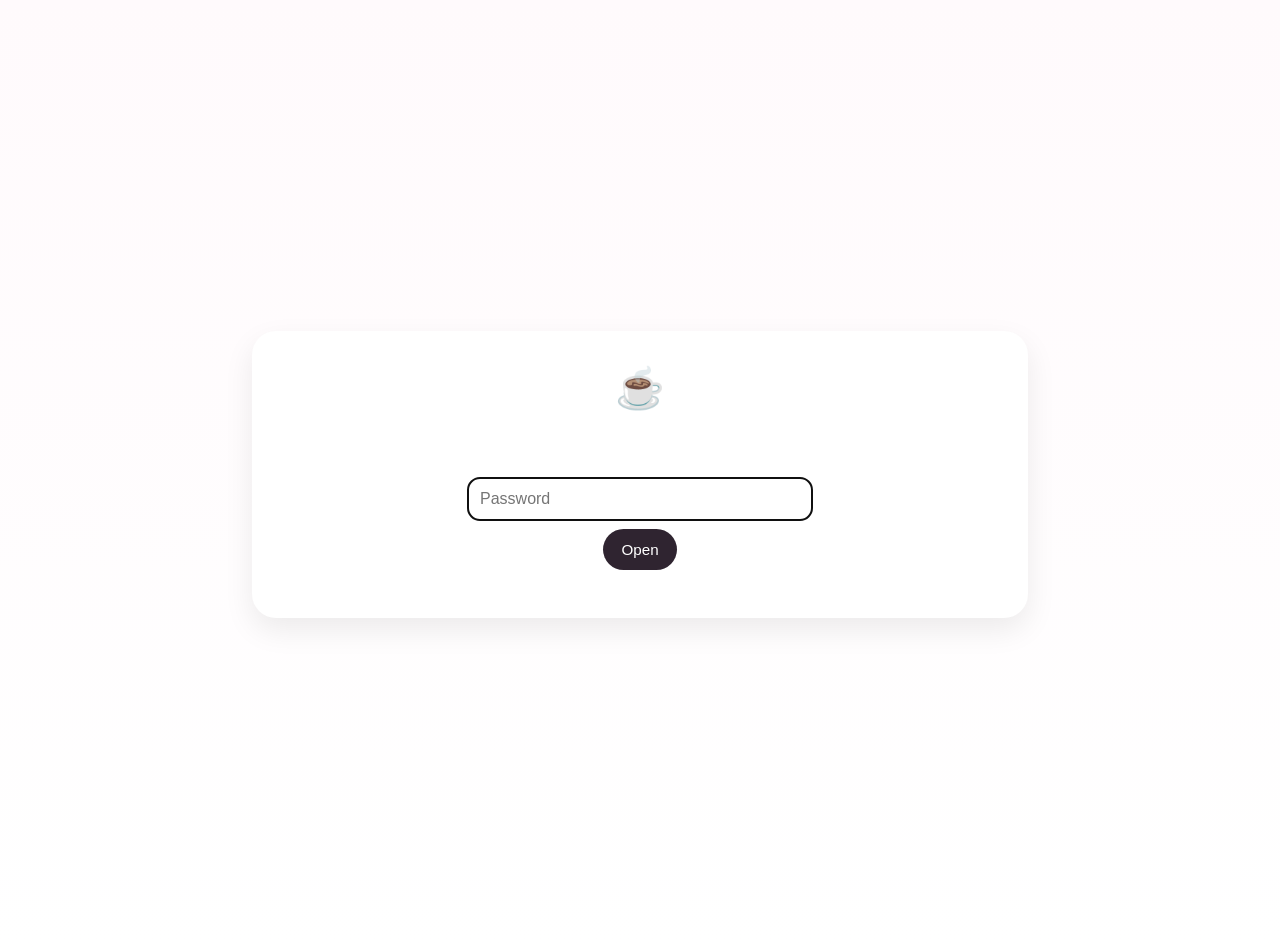
<file: index.html>
<!DOCTYPE html>
<html lang="en">

<head>
    <meta charset="UTF-8">
    <meta name="viewport" content="width=device-width, initial-scale=1.0">
    <title>☕</title>
    <link rel="stylesheet" href="styles.css">
</head>

<body>
    <div class="card" id="mainCard">
        <div id="loginPage">
            <div style="font-size:40px;line-height:1;">☕</div>
            <div id="hint" class="hint"></div>
            <input type="password" id="passwordInput" placeholder="Password">
            <br>
            <button class="actionBtn" style="display:inline-block;" type="button"
                onclick="checkPassword()">Open</button>
            <div class="error" id="error"></div>
        </div>

        <div id="messagePage">
            <div id="podcastBadge" class="podcastBadge">Take a Break!</div>
            <p id="message"></p>

            <a id="actionLink" href="#" target="_blank" rel="noopener noreferrer"
                style="text-decoration:none; display:none;">
                <button id="linkActionBtn" class="actionBtn" type="button">Yes</button>
            </a>
            <button id="actionBtn" class="actionBtn" type="button">Yes</button>

            <div id="rerollHint" class="reroll-hint">Reroll ➔</div>
            <button id="rerollBtn" class="rerollBtn" type="button" onclick="onReroll()">🎲</button>
            <button id="historyBtn" class="lockBtn" type="button" onclick="window.location.href='history.html';"
                style="display:none; right: 56px;">📜</button>
            <button id="starBtn" class="lockBtn" type="button" onclick="window.location.href='em.html';"
                style="left: 5px;">🌌</button>
            <button class="lockBtn" type="button" onclick="lockPage()">🔒</button>
        </div>
    </div>

    <div id="validationOverlay">
        <button id="validationClose" type="button" onclick="closeValidation()">✕</button>
        <div id="validationText"></div>
    </div>

    <div id="charismaOverlay">
        <button id="charismaClose" type="button" onclick="closeCharisma()">✕</button>
        <div id="charismaText"></div>
        <div id="charismaMeter">
            <div id="charismaFill"></div>
        </div>
        <div id="charismaSub"></div>
    </div>

    <div id="chaosOverlay">
        <button id="chaosClose" type="button" onclick="closeChaos()">✕</button>
        <div>
            <div id="chaosText"></div>
            <div id="chaosSub"></div>
        </div>
    </div>

    <div id="duckOverlay"></div>

    <script src="script.js"></script>
</body>

</html>
</file>
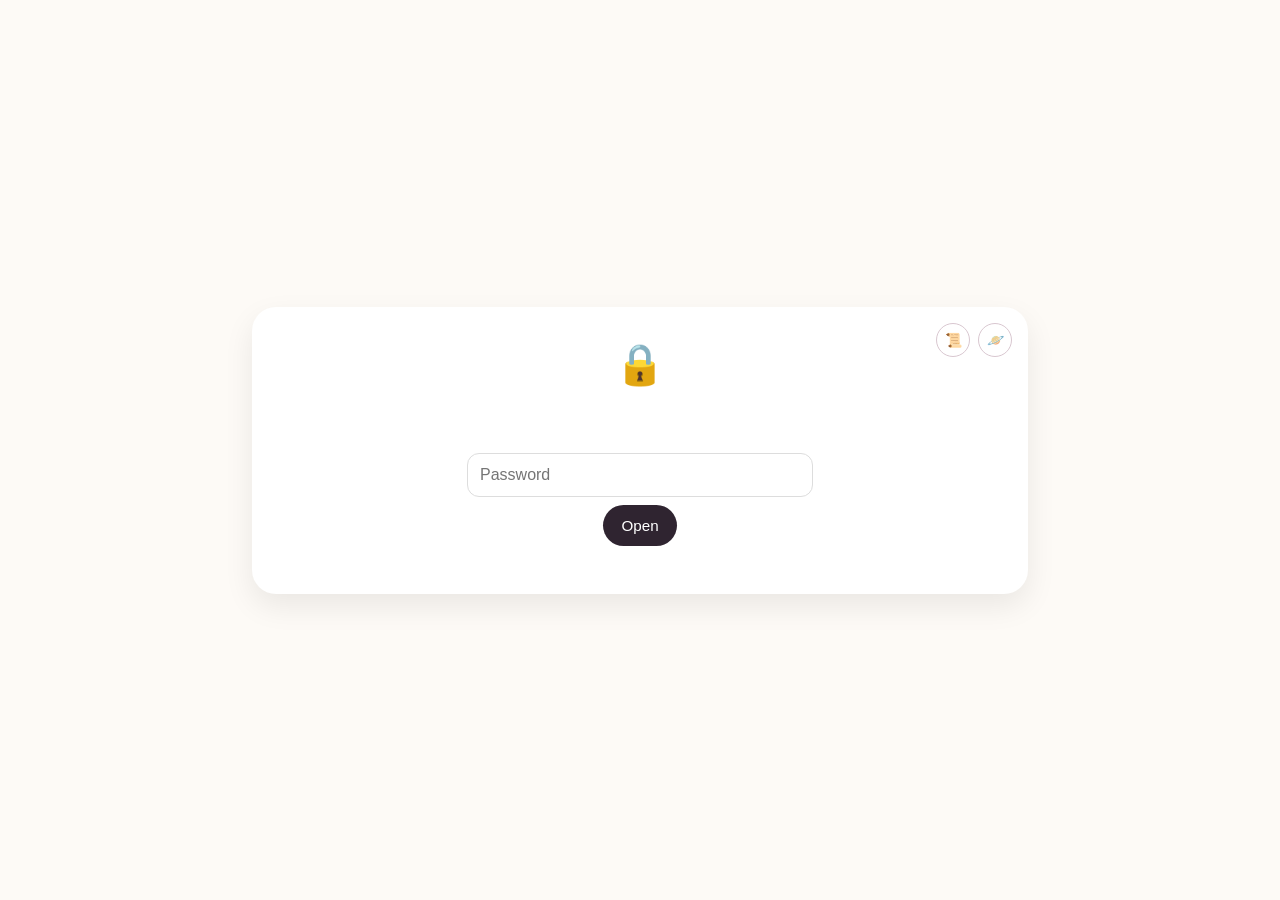
<file: em.html>
<!DOCTYPE html>
<html lang="en">

<head>
    <meta charset="UTF-8">
    <meta name="viewport" content="width=device-width, initial-scale=1.0">
    <title>Endgame</title>
    <link rel="stylesheet" href="styles.css">
    <link rel="stylesheet" href="em-styles.css">
</head>

<body>
    <div class="card" id="mainCard">
        <div id="loginPage" style="display: block;">
            <div style="font-size:40px;line-height:1;">🔒</div>
            <div id="hint" class="hint"></div>
            <input type="password" id="passwordInput" placeholder="Password">
            <br>
            <button class="actionBtn" style="display:inline-block;" type="button"
                onclick="checkPassword()">Open</button>
            <button id="historyBtn" class="lockBtn" type="button" onclick="window.location.href='history.html';"
                style="right: 56px;">📜</button>
            <button id="uranusBtn" class="lockBtn" type="button"
                onclick="triggerEndgameTransition('wishmode')">🪐</button>
            <div class="error" id="error"></div>
        </div>
    </div>

    <!-- Sky Scene -->
    <div id="skyScene" style="display: none;">
        <div id="starsContainer"></div>
        <!-- Taurus Constellation SVG -->
        <svg id="constellationSvg" width="100%" height="100%">
            <defs>
                <filter id="glow" x="-500%" y="-500%" width="1000%" height="1000%">
                    <feGaussianBlur in="SourceGraphic" stdDeviation="2" result="blur1"></feGaussianBlur>
                    <feGaussianBlur in="SourceGraphic" stdDeviation="5" result="blur2"></feGaussianBlur>
                    <feGaussianBlur in="SourceGraphic" stdDeviation="10" result="blur3"></feGaussianBlur>
                    <feMerge>
                        <feMergeNode in="blur3"></feMergeNode>
                        <feMergeNode in="blur2"></feMergeNode>
                        <feMergeNode in="blur1"></feMergeNode>
                        <feMergeNode in="SourceGraphic"></feMergeNode>
                    </feMerge>
                </filter>
            </defs>
            <g id="lines" stroke="rgba(255, 255, 255, 0.4)" stroke-width="1.5" fill="none">
                <!-- Lines added by JS -->
            </g>
            <g id="stars" fill="#ffffff" filter="url(#glow)">
                <!-- Stars added by JS -->
            </g>

            <!-- Uranus and residual glow -->
            <circle id="uranusResidualGlow" cx="60%" cy="40%" r="5" fill="#4B70DD" opacity="0" filter="url(#glow)">
            </circle>
            <circle id="uranus" cx="60%" cy="40%" r="4" fill="#a0d2eb" opacity="0" filter="url(#glow)"></circle>
        </svg>

        <div id="finalTextContainer">
            <div id="finalText">I wish all the chaos drifts away from your life...</div>
            <button id="nextArrow" class="nextBtn" type="button"
                onclick="triggerEndgameTransition('wishmode')">∞</button>
        </div>
    </div>

    <div id="adventuresOverlay" style="display: none;">
        <div id="adventuresContent">
            <!-- SVG will be loaded here -->
        </div>
    </div>

    <script src="em-script.js"></script>
</body>

</html>
</file>
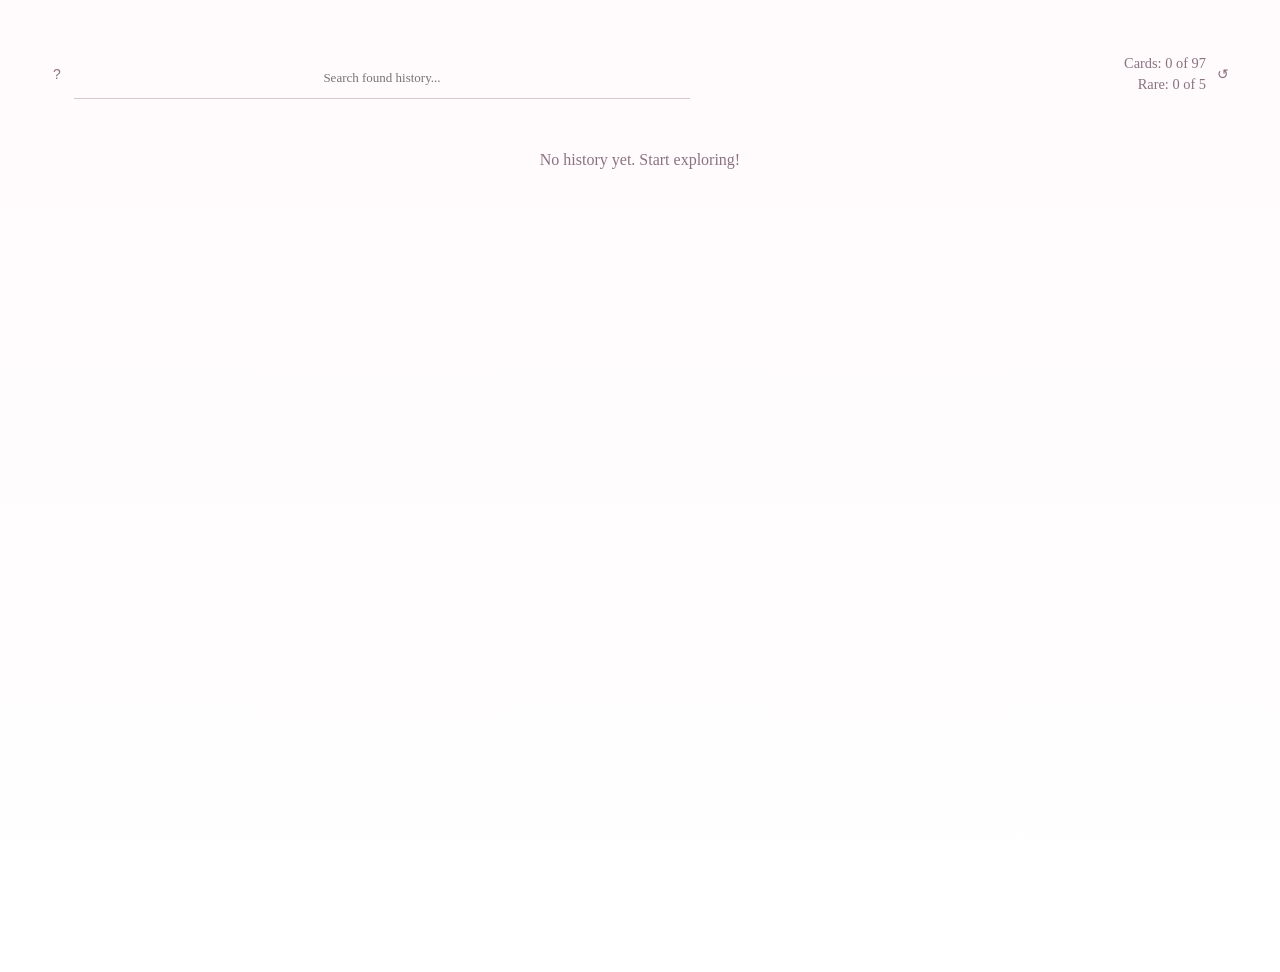
<file: history.html>
<!DOCTYPE html>
<html lang="en">

<head>
    <meta charset="UTF-8">
    <meta name="viewport" content="width=device-width, initial-scale=1.0">
    <title>☕ History</title>
    <link rel="stylesheet" href="styles.css">
    <style>
        body {
            align-items: flex-start;
            padding-top: 48px;
        }

        .history-container .card {
            cursor: pointer;
            transition: transform 0.2s ease, box-shadow 0.2s ease;
        }

        .history-container .card:hover {
            transform: translateY(-4px);
            box-shadow: 0 16px 40px rgba(0, 0, 0, 0.12);
        }
    </style>
</head>

<body>
    <div class="history-page-wrapper">
        <div class="search-container" style="align-items: center;">
            <button id="toggleHintBtn" class="resetBtn" type="button">?</button>
            <input type="text" id="searchInput" style="font-size: small;" placeholder="Search found history...">
            <span id="historyStats"
                style="margin-left: auto; color: #8a7280; font-size: 0.9rem; white-space: nowrap; display: flex; flex-direction: column; text-align: right; line-height: 1.4;"></span>
            <button id="resetHistoryBtn" class="resetBtn" type="button">&#8634;</button>
        </div>
        <div class="hint-container" id="hintContainer"
            style="text-align: center; margin: 16px 0; color: #b09ba7; font-style: italic; font-size: 0.95rem; padding: 0 16px; display: none; flex-direction: column; align-items: center; gap: 8px;">
            <span id="rareHintText">Want to know how to unlock all rare cards?</span>
            <button id="nextHintBtn" type="button"
                style="padding: 6px 12px; background: transparent; border: 1px solid rgba(176, 155, 167, 0.5); color: #b09ba7; border-radius: 6px; cursor: pointer; font-size: 0.85rem; transition: background 0.2s, border-color 0.2s;">Show
                Hint</button>
        </div>
        <div class="history-container" id="historyGrid">
            <!-- Cards will be dynamically inserted here -->
        </div>
    </div>

    <script>
        document.addEventListener('DOMContentLoaded', () => {
            const grid = document.getElementById('historyGrid');
            let historyData = [];

            try {
                const storedHistory = localStorage.getItem('cardHistory');
                if (storedHistory) {
                    historyData = JSON.parse(storedHistory);
                }
            } catch (e) {
                console.error('Failed to load history', e);
            }

            const totalCards = localStorage.getItem('totalCards') || '?';
            const totalRareCards = localStorage.getItem('totalRareCards') || '?';

            const foundRare = historyData.filter(item => typeof item === 'object' && item !== null && item.style === 'rare').length;

            const statsSpan = document.getElementById('historyStats');
            statsSpan.innerHTML = `
                <span>Cards: ${historyData.length} of ${totalCards}</span>
                <span>Rare: ${foundRare} of ${totalRareCards}</span>
            `;

            if (historyData.length === 0) {
                grid.innerHTML = '<p style="color: #8a7280; text-align: center; grid-column: 1 / -1;">No history yet. Start exploring!</p>';
                return;
            }

            historyData.forEach(item => {
                const isObjectMessage = typeof item === 'object' && item !== null;
                const text = isObjectMessage ? item.text : item;

                const cardDiv = document.createElement('div');
                cardDiv.className = 'card';
                cardDiv.dataset.text = text.toLowerCase();

                const msgP = document.createElement('p');
                msgP.className = 'message';
                msgP.textContent = text;

                if (isObjectMessage) {
                    if (item.style === 'special') {
                        cardDiv.classList.add('specialCard');
                        msgP.classList.add('specialMessage');
                    } else if (item.style === 'rare') {
                        cardDiv.classList.add('rareCard');
                        msgP.classList.add('rareMessage');
                    } else if (item.style === 'celebratory') {
                        cardDiv.classList.add('celebratoryCard');
                        msgP.classList.add('celebratoryMessage');
                    } else if (item.style === 'intro') {
                        cardDiv.classList.add('introCard');
                    }

                    if (item.actionType === 'validation') cardDiv.classList.add('validationCard');
                    else if (item.actionType === 'charisma') cardDiv.classList.add('charismaCard');
                    else if (item.actionType === 'chaos') cardDiv.classList.add('chaosCard');
                    else if (item.actionType === 'podcast') cardDiv.classList.add('podcastCard');
                }

                cardDiv.onclick = () => {
                    localStorage.setItem('selectedHistoryCard', JSON.stringify(item));
                    window.location.href = 'index.html';
                };

                cardDiv.appendChild(msgP);
                grid.appendChild(cardDiv);
            });

            const searchInput = document.getElementById('searchInput');
            searchInput.addEventListener('input', (e) => {
                const query = e.target.value.toLowerCase();
                const cards = grid.querySelectorAll('.card');
                cards.forEach(card => {
                    if (card.dataset.text.includes(query)) {
                        card.style.display = 'flex';
                    } else {
                        card.style.display = 'none';
                    }
                });
            });

            const resetBtn = document.getElementById('resetHistoryBtn');
            if (resetBtn) {
                resetBtn.addEventListener('click', () => {
                    if (confirm('This will reset all your saved data! You sure you wanna do this?')) {
                        localStorage.clear();
                        window.location.href = 'index.html';
                    }
                });
            }

            const hints = [
                "Rare cards rely on your impatience.",
                "Notice how many cards you've seen?",
                "Rare cards are tied to the exact number of cards you've drawn in total.",
                "The more you draw, the closer you get to the rarest messages.",
                "If a rare card has an ID of 10, it will only show up as your 10th draw!",
                "Every reroll counts.",
                "Don't stop now, some secrets only reveal themselves when the timing is exactly right.",
                "Looking at history will decrease your chance of finding different rare cards."
            ];
            let currentHintIndex = -1;
            const hintBtn = document.getElementById('nextHintBtn');
            hintBtn.addEventListener('click', () => {
                currentHintIndex = (currentHintIndex + 1) % hints.length;
                document.getElementById('rareHintText').textContent = `💡 Hint: ${hints[currentHintIndex]}`;
                hintBtn.textContent = 'Next Hint';
            });

            const toggleHintBtn = document.getElementById('toggleHintBtn');
            const hintContainer = document.getElementById('hintContainer');
            toggleHintBtn.addEventListener('click', () => {
                if (hintContainer.style.display === 'none') {
                    hintContainer.style.display = 'flex';
                } else {
                    hintContainer.style.display = 'none';
                }
            });
        });
    </script>
</body>

</html>
</file>
<file: styles.css>
body {
    margin: 0;
    min-height: 100vh;
    display: flex;
    align-items: center;
    justify-content: center;
    background: linear-gradient(180deg, #fffafc, #ffffff);
    font-family: Georgia, serif;
    padding: 24px;
    overflow-x: hidden;
}

.card {
    position: relative;
    max-width: 700px;
    width: 100%;
    background: white;
    border-radius: 24px;
    padding: 36px;
    text-align: center;
    box-shadow: 0 12px 30px rgba(0, 0, 0, 0.08);
    border: 2px solid transparent;
    z-index: 1;
    transition: background 0.25s ease, box-shadow 0.25s ease, border-color 0.25s ease;
}

.card.specialCard {
    background: #f68dd5;
    box-shadow: 0 12px 30px rgba(246, 141, 213, 0.22);
}

.card.celebratoryCard {
    background: linear-gradient(135deg, #ff9a9e 0%, #fecfef 99%, #fecfef 100%);
    box-shadow: 0 12px 30px rgba(255, 154, 158, 0.3);
    border-color: #ffb8c6;
}

.card.validationCard {
    border-color: #d7b4ff;
    box-shadow: 0 12px 30px rgba(181, 135, 255, 0.18);
}

.card.charismaCard {
    border-color: #f2c66d;
    box-shadow: 0 12px 30px rgba(242, 198, 109, 0.22);
}

.card.chaosCard {
    border-color: #7fe0bf;
    box-shadow: 0 12px 30px rgba(88, 212, 170, 0.2);
}

.card.podcastCard {
    border-color: #8c8cff;
    box-shadow: 0 12px 30px rgba(140, 140, 255, 0.2);
}

.podcastBadge {
    display: none;
    position: absolute;
    top: 18px;
    left: 50%;
    transform: translateX(-50%);
    background: #eef2ff;
    color: #5c6bc0;
    font-size: 0.8rem;
    font-weight: bold;
    text-transform: uppercase;
    letter-spacing: 0.05em;
    padding: 6px 12px;
    border-radius: 999px;
    border: 1px solid rgba(92, 107, 192, 0.2);
}

input {
    padding: 12px;
    width: 100%;
    max-width: 320px;
    border-radius: 12px;
    border: 1px solid #ddd;
    margin-top: 10px;
    font-size: 16px;
}

button {
    font-size: 0.95rem;
    margin-top: 14px;
    padding: 12px 18px;
    border-radius: 999px;
    cursor: pointer;
}

.primaryBtn {
    border: 1px solid #d9c7d0;
    background: transparent;
    color: #8a7280;
}

.primaryBtn:hover,
.lockBtn:hover,
.rerollBtn:hover {
    background: #fff6fa;
}

.actionBtn {
    display: none;
    margin: 8px auto 0;
    background: #2f2430;
    color: white;
    border: none;
}

.actionBtn:hover,
.quackBtn:hover {
    opacity: 0.92;
}

#loginPage,
#messagePage {
    display: none;
}

.history-page-wrapper {
    display: flex;
    flex-direction: column;
    width: 100%;
    max-width: 1200px;
}

.search-container {
    width: 100%;
    margin-bottom: 36px;
    display: flex;
    justify-content: center;
}

.search-container input {
    border: none;
    border-bottom: 1px solid #d9c7d0;
    border-radius: 0;
    background: transparent;
    padding: 12px 8px;
    font-size: 1.2rem;
    color: #2f2430;
    outline: none;
    max-width: 600px;
    width: 100%;
    font-family: inherit;
    text-align: center;
    transition: border-color 0.25s ease;
}

.search-container input:focus {
    border-bottom-color: #8a7280;
}

.history-container {
    display: grid;
    grid-template-columns: repeat(auto-fill, minmax(300px, 1fr));
    gap: 24px;
}

.history-container .card {
    min-height: 200px;
    display: flex;
    align-items: center;
    justify-content: center;
    width: 100%;
    box-sizing: border-box;
}

#message,
message {
    display: flex;
    align-items: center;
    justify-content: center;
    text-align: center;
    min-height: 4.8em;
    font-size: 1.8rem;
    line-height: 1.5;
    margin: 24px 0;
    opacity: 1;
    /* override original #message opacity 0 */
    transition: opacity 0.4s ease;
    white-space: pre-wrap;
}

#message {
    opacity: 0;
}

#message.specialMessage,
.message.specialMessage {
    color: #5f3b54;
    font-style: italic;
    font-size: 1.65rem;
    letter-spacing: 0.01em;
}

#message.celebratoryMessage,
.message.celebratoryMessage {
    color: #d11a2a;
    font-weight: bold;
    font-size: 2rem;
    text-shadow: 1px 1px 2px rgba(255, 255, 255, 0.8);
    animation: bounce 1s infinite alternate;
}

@keyframes bounce {
    from {
        transform: translateY(0);
    }

    to {
        transform: translateY(-5px);
    }
}

.slot-machine-text {
    opacity: 0.6;
    animation: slotScroll 0.1s linear infinite;
}

@keyframes slotScroll {
    0% {
        transform: translateY(-2px);
    }

    50% {
        transform: translateY(2px);
    }

    100% {
        transform: translateY(-2px);
    }
}



.small {
    color: #8a7280;
    font-size: 0.9rem;
    text-transform: uppercase;
    letter-spacing: 0.08em;
}

.error {
    color: crimson;
    margin-top: 10px;
}

.hint {
    color: #8a7280;
    margin-top: 10px;
    min-height: 48px;
}

.lockBtn,
.rerollBtn,
.resetBtn,
.nextBtn {
    width: 34px;
    height: 34px;
    padding: 0;
    margin: 0;
    border: 1px solid #d9c7d0;
    background: transparent;
    color: #8a7280;
    border-radius: 999px;
    font-size: 14px;
    line-height: 1;
    position: absolute;
}

.search-container .resetBtn {
    position: static !important;
    margin-top: 0 !important;
    flex-shrink: 0;
}

.nextBtn,
.resetBtn {
    border: 0px;
}

.lockBtn {
    top: 14px;
    right: 14px;
}

.rerollBtn {
    bottom: 14px;
    right: 14px;
    font-size: 18px;
}

.reroll-hint {
    display: none;
    position: absolute;
    bottom: 22px;
    right: 56px;
    color: #8a7280;
    font-size: 0.9rem;
    font-style: italic;
    animation: slideInOut 2s infinite ease-in-out;
}

@keyframes slideInOut {

    0%,
    100% {
        transform: translateX(0);
    }

    50% {
        transform: translateX(-5px);
    }
}

.card.introCard .reroll-hint {
    display: block;
}

.reroll-anim {
    animation: spinReroll 0.5s cubic-bezier(0.175, 0.885, 0.32, 1.275);
}

@keyframes spinReroll {
    0% {
        transform: rotate(0deg) scale(1);
    }

    50% {
        transform: rotate(180deg) scale(1.25);
    }

    100% {
        transform: rotate(360deg) scale(1);
    }
}

.quackBtn {
    background: #2f2430;
    color: white;
    border: none;
}

.card.specialCard #message,
.card.specialCard .small,
.card.specialCard .hint,
.card.specialCard .primaryBtn,
.card.specialCard .lockBtn,
.card.specialCard .rerollBtn {
    color: #5f3b54;
    border-color: rgba(95, 59, 84, 0.25);
}

.card.specialCard .primaryBtn,
.card.specialCard .lockBtn,
.card.specialCard .rerollBtn {
    color: #6b5612;
    border-color: rgba(107, 86, 18, 0.28);
    background: rgba(255, 245, 196, 0.55);
}

.card.specialCard .actionBtn {
    background: #f2cf63;
    color: #5b4710;
    border: none;
}

.card.specialCard .primaryBtn:hover,
.card.specialCard .lockBtn:hover,
.card.specialCard .rerollBtn:hover {
    background: rgba(255, 241, 173, 0.82);
}

.card.specialCard .actionBtn:hover {
    opacity: 1;
    background: #ecc54a;
}

.card.celebratoryCard .actionBtn {
    background: #ff4757;
    color: white;
    border: none;
    font-weight: bold;
    box-shadow: 0 4px 15px rgba(255, 71, 87, 0.4);
}

.card.celebratoryCard .actionBtn:hover {
    background: #ff6b81;
    transform: translateY(-2px);
    box-shadow: 0 6px 20px rgba(255, 71, 87, 0.6);
    opacity: 1;
}

.card.celebratoryCard .lockBtn {
    color: #ff4757;
    border-color: rgba(255, 71, 87, 0.3);
    background: rgba(255, 255, 255, 0.5);
}

.card.celebratoryCard .rerollBtn {
    display: none !important;
}

.card.celebratoryCard .lockBtn:hover,
.card.celebratoryCard .rerollBtn:hover {
    background: rgba(255, 255, 255, 0.8);
}

/* --- RARE CARD STYLES --- */
.card.rareCard {
    background: #18181b;
    box-shadow: 0 12px 30px rgba(0, 0, 0, 0.4), inset 0 0 40px rgba(212, 175, 55, 0.15);
    border-color: #d4af37;
}

#message.rareMessage,
.message.rareMessage {
    background: linear-gradient(90deg, #b38728, #fcf6ba, #bf953f, #b38728);
    background-size: 200% auto;
    -webkit-background-clip: text;
    background-clip: text;
    -webkit-text-fill-color: transparent;
    font-weight: bold;
    animation: goldShine 4s linear infinite;
    filter: drop-shadow(0 2px 10px rgba(212, 175, 55, 0.2));
}

@keyframes goldShine {
    to {
        background-position: 200% center;
    }
}

.card.rareCard .small,
.card.rareCard .hint {
    color: #a19163;
}

.card.rareCard .lockBtn,
.card.rareCard .rerollBtn {
    color: #fcf6ba;
    border-color: rgba(212, 175, 55, 0.4);
    background: transparent;
}

.card.rareCard .lockBtn:hover,
.card.rareCard .rerollBtn:hover {
    background: rgba(212, 175, 55, 0.15);
    box-shadow: 0 0 15px rgba(212, 175, 55, 0.3);
}

.card.rareCard .actionBtn {
    background: linear-gradient(135deg, #d4af37, #b38728);
    color: #18181b;
    border: none;
    font-weight: bold;
    box-shadow: 0 6px 20px rgba(212, 175, 55, 0.25);
}

.card.rareCard .actionBtn:hover {
    transform: translateY(-2px);
    box-shadow: 0 8px 30px rgba(212, 175, 55, 0.4);
    opacity: 1;
}

.card.podcastCard .actionBtn {
    background: linear-gradient(135deg, #8c8cff, #5c6bc0);
    color: white;
    border: none;
    font-weight: bold;
    box-shadow: 0 6px 20px rgba(140, 140, 255, 0.25);
}

.card.podcastCard .actionBtn:hover {
    transform: translateY(-2px);
    box-shadow: 0 8px 30px rgba(140, 140, 255, 0.4);
    opacity: 1;
}

#validationOverlay,
#charismaOverlay,
#chaosOverlay,
#duckOverlay {
    position: fixed;
    inset: 0;
    display: none;
    align-items: center;
    justify-content: center;
    z-index: 20;
}

#validationOverlay,
#charismaOverlay,
#chaosOverlay {
    background: rgba(255, 250, 252, 0.92);
    padding: 24px;
    text-align: center;
}

#validationText,
#charismaText,
#chaosText {
    max-width: 720px;
    color: #2f2430;
    font-size: clamp(2rem, 5vw, 3.8rem);
    line-height: 1.2;
}

#chaosText {
    max-width: 760px;
}

#chaosSub,
#charismaSub {
    color: #8a7280;
    font-size: 1rem;
    margin-top: 14px;
}

#validationClose,
#charismaClose,
#chaosClose {
    position: absolute;
    top: 22px;
    right: 22px;
    background: transparent;
    color: #8a7280;
    border: 1px solid #d9c7d0;
}

#charismaMeter {
    width: min(420px, 80vw);
    height: 16px;
    margin: 24px auto 14px;
    background: #f2e6ec;
    border-radius: 999px;
    overflow: hidden;
    border: 1px solid #ead6df;
}

#charismaFill {
    width: 0%;
    height: 100%;
    background: linear-gradient(90deg, #f5b8cf, #2f2430);
    transition: width 1.1s ease;
}

#duckOverlay {
    pointer-events: none;
    overflow: hidden;
}

.duck {
    position: absolute;
    font-size: 2rem;
    opacity: 0;
    animation: floatDuck 3.8s linear both;
}

@keyframes floatDuck {
    0% {
        transform: translateY(120vh) rotate(0deg);
        opacity: 0;
    }

    10% {
        opacity: 1;
    }

    100% {
        transform: translateY(-20vh) rotate(18deg);
        opacity: 0;
    }
}

.emojiPop {
    position: absolute;
    font-size: 2rem;
    opacity: 0;
    animation: popEmoji 0.5s cubic-bezier(0.18, 0.89, 0.32, 1.28) both;
}

@keyframes popEmoji {
    0% {
        transform: scale(0.1);
        opacity: 0;
    }

    50% {
        opacity: 1;
    }

    100% {
        transform: scale(1);
        opacity: 1;
    }
}
</file>
<file: em-styles.css>
body {
    margin: 0;
    padding: 0;
    background: #fdfaf6;
    /* Initial background matching original */
    transition: background 3s ease-in-out;
}

#skyScene {
    position: fixed;
    top: 0;
    left: 0;
    width: 100vw;
    height: 100vh;
    background: radial-gradient(circle at center, #1b2735 0%, #090a0f 100%);
    z-index: 10;
    opacity: 0;
    transition: opacity 4s ease-in-out;
    overflow: hidden;
}

#starsContainer {
    position: absolute;
    width: 100%;
    height: 100%;
}

.star {
    position: absolute;
    background-color: white;
    border-radius: 50%;
    opacity: 0;
    animation: twinkle linear infinite;
}

@keyframes twinkle {
    0% {
        opacity: 0;
    }

    50% {
        opacity: 0.8;
    }

    100% {
        opacity: 0;
    }
}

#constellationSvg {
    position: absolute;
    top: 0;
    left: 0;
    pointer-events: none;
}

/* Constellation Line Animation */
.constellation-line {
    stroke-dasharray: 1000;
    stroke-dashoffset: 1000;
}

.constellation-line.draw {
    animation: drawLine 3s ease forwards;
}

@keyframes drawLine {
    to {
        stroke-dashoffset: 0;
    }
}

/* Uranus Animation */
#uranus {
    transition: transform 15s linear, opacity 3s ease-in-out;
}

#uranus.drift {
    transform: translate(150px, -90px);
}

/* Final Text */
#finalTextContainer {
    position: absolute;
    top: 50%;
    left: 50%;
    transform: translate(-50%, -50%);
    text-align: center;
    opacity: 0;
    transition: opacity 3s ease-in-out;
    z-index: 20;
}

#finalText {
    font-family: Georgia, serif;
    font-size: 24px;
    color: #e0e0e0;
    text-shadow: 0 0 10px rgba(255, 255, 255, 0.5);
    margin-bottom: 20px;
    font-style: italic;
    letter-spacing: 1px;
}

#nextArrow {
    font-size: 30px;
    color: rgba(255, 255, 255, 0.6);
    cursor: pointer;
    transition: color 0.3s ease, transform 0.3s ease;
}

#nextArrow:hover {
    color: #ffffff;
    transform: translateX(5px);
}

/* Adventures Overlay */
#adventuresOverlay {
    position: fixed;
    top: 0;
    left: 0;
    width: 100vw;
    height: 100vh;
    background-color: #000000;
    z-index: 30;
    display: flex;
    justify-content: center;
    align-items: center;
    opacity: 0;
    transition: opacity 2s ease-in-out;
}

#adventuresContent {
    max-width: 80%;
    max-height: 80%;
}

#adventuresContent svg {
    width: 100%;
    height: 100%;
}

/* Ensure final text container covers the nextArrow with proper pointer-events */
#finalTextContainer {
    pointer-events: none;
    /* Let clicks pass through the container ... */
    z-index: 9999;
}

#nextArrow {
    pointer-events: auto;
    /* ... but specifically catch them on the arrow */
    position: relative;
    z-index: 10000;
}

/* Ensure #starsContainer does not intercept clicks if the user enlarged stars */
#starsContainer {
    pointer-events: none;
}

.adventure-scene {
    position: relative;

    display: flex;
    justify-content: center;
    align-items: center;

    width: 100%;
    height: 100%;
}

.adventure-image {

    max-width: 82vw;
    max-height: 82vh;

    object-fit: contain;

    border-radius: 18px;

    box-shadow:
        0 20px 60px rgba(0, 0, 0, 0.45);

    opacity: 0;

    animation:
        adventureImageFade 2s ease forwards;
}

@keyframes adventureImageFade {

    from {
        opacity: 0;
        transform: scale(1.02);
    }

    to {
        opacity: 1;
        transform: scale(1);
    }
}

.adventure-text {

    position: absolute;

    bottom: 8%;

    left: 50%;

    transform:
        translateX(-50%);

    font-family:
        Georgia,
        serif;

    font-size:
        clamp(20px, 2vw, 32px);

    color:
        rgba(255, 255, 255, 0.92);

    text-shadow:
        0 0 18px rgba(0, 0, 0, 0.55);

    letter-spacing: 0.04em;

    opacity: 0;

    transition:
        opacity 2.5s ease;
}

.adventure-text.visible {
    opacity: 1;
}
</file>
